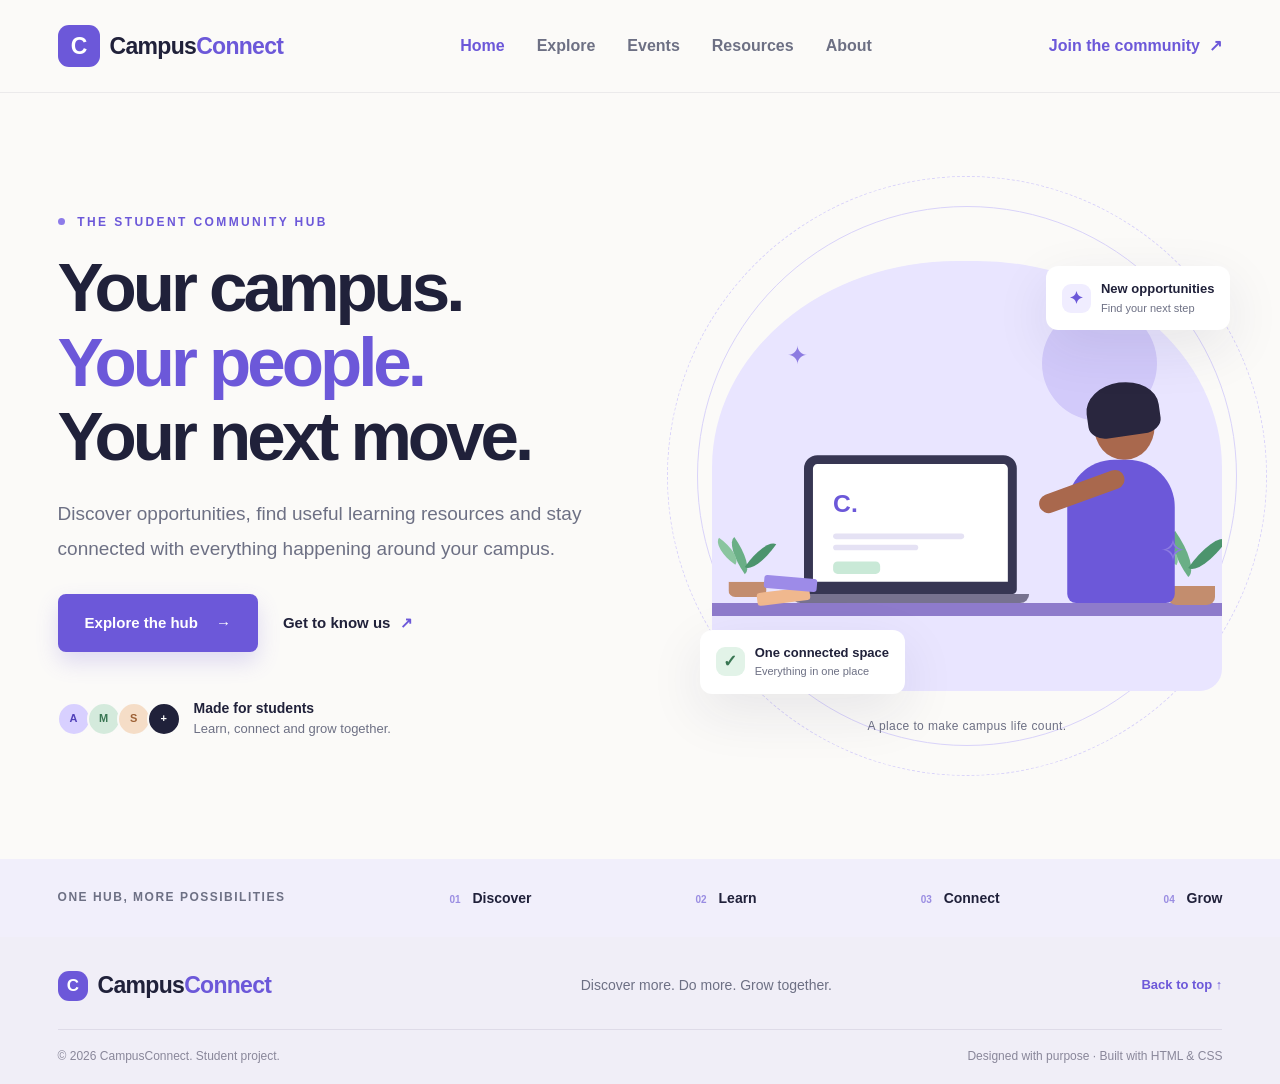
<file: index.html>
<!DOCTYPE html>
<html lang="en">
<head>
  <meta charset="UTF-8">
  <meta name="viewport" content="width=device-width, initial-scale=1.0">
  <meta name="description" content="CampusConnect — a student-friendly hub for campus events, learning resources and community.">
  <title>Home | CampusConnect</title>
  <link rel="stylesheet" href="style.css">
</head>
<body>
  <header class="site-header" id="top">
    <div class="container header-inner">
      <a class="brand" href="index.html" aria-label="CampusConnect home">
        <span class="brand-mark">C</span><span>Campus<span class="brand-light">Connect</span></span>
      </a>
      <nav class="main-nav" aria-label="Main navigation"><a class="active" href="index.html" aria-current="page">Home</a>
<a class="" href="explore.html">Explore</a>
<a class="" href="events.html">Events</a>
<a class="" href="resources.html">Resources</a>
<a class="" href="about.html">About</a></nav>
      <a class="header-link" href="join.html">Join the community <span aria-hidden="true">↗</span></a>
    </div>
  </header>
  <main class="page-main"><section class="hero section-pad" id="home">
      <div class="container hero-grid">
        <div class="hero-copy">
          <p class="eyebrow"><span class="eyebrow-dot"></span> THE STUDENT COMMUNITY HUB</p>
          <h1>Your campus.<br><span>Your people.</span><br>Your next move.</h1>
          <p class="hero-description">
            Discover opportunities, find useful learning resources and stay connected
            with everything happening around your campus.
          </p>
          <div class="hero-actions">
            <a class="button button-primary" href="#features">Explore the hub <span aria-hidden="true">→</span></a>
            <a class="text-link" href="#about">Get to know us <span aria-hidden="true">↗</span></a>
          </div>
          <div class="hero-note">
            <div class="avatar-stack" aria-hidden="true">
              <span>A</span><span>M</span><span>S</span><span>+</span>
            </div>
            <p><strong>Made for students</strong><br><span>Learn, connect and grow together.</span></p>
          </div>
        </div>

        <div class="hero-art" aria-label="Illustration of a student workspace">
          <div class="art-orbit orbit-one"></div>
          <div class="art-orbit orbit-two"></div>
          <div class="floating-card card-top">
            <span class="mini-icon purple">✦</span>
            <span><strong>New opportunities</strong><small>Find your next step</small></span>
          </div>
          <div class="illustration-panel">
            <div class="panel-sun"></div>
            <div class="plant plant-left"><i></i><i></i><i></i></div>
            <div class="desk"></div>
            <div class="laptop">
              <div class="laptop-screen"><span class="screen-symbol">C.</span><span class="screen-line"></span><span class="screen-line short"></span><span class="screen-button"></span></div>
              <div class="laptop-base"></div>
            </div>
            <div class="book book-one"></div><div class="book book-two"></div>
            <div class="plant plant-right"><i></i><i></i><i></i></div>
            <div class="person">
              <div class="person-head"></div><div class="person-hair"></div>
              <div class="person-body"></div><div class="person-arm"></div>
            </div>
            <div class="spark spark-one">✦</div><div class="spark spark-two">✧</div>
          </div>
          <div class="floating-card card-bottom">
            <span class="mini-icon green">✓</span>
            <span><strong>One connected space</strong><small>Everything in one place</small></span>
          </div>
          <span class="art-caption">A place to make campus life count.</span>
        </div>
      </div>
    </section><section class="trust-strip" aria-label="CampusConnect benefits">
      <div class="container trust-inner">
        <p>ONE HUB, MORE POSSIBILITIES</p>
        <span><b>01</b> Discover</span>
        <span><b>02</b> Learn</span>
        <span><b>03</b> Connect</span>
        <span><b>04</b> Grow</span>
      </div>
    </section></main>
  
<footer class="site-footer">
  <div class="container footer-main">
    <a class="brand footer-brand" href="index.html"><span class="brand-mark">C</span><span>Campus<span class="brand-light">Connect</span></span></a>
    <p>Discover more. Do more. Grow together.</p>
    <a class="back-top" href="#top">Back to top ↑</a>
  </div>
  <div class="container footer-bottom"><span>© 2026 CampusConnect. Student project.</span><span>Designed with purpose · Built with HTML &amp; CSS</span></div>
</footer>

</body>
</html>
</file>
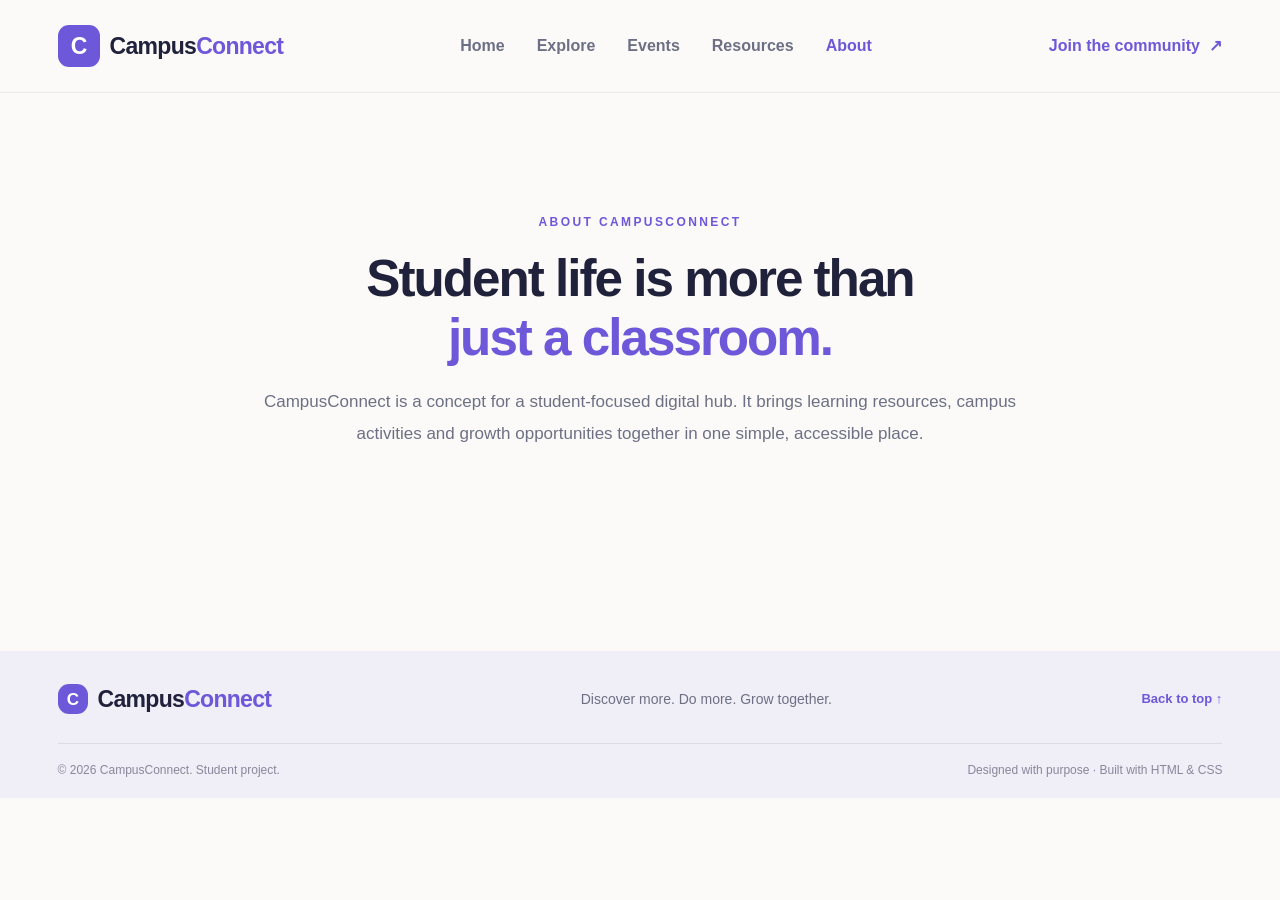
<file: about.html>
<!DOCTYPE html>
<html lang="en">
<head>
  <meta charset="UTF-8">
  <meta name="viewport" content="width=device-width, initial-scale=1.0">
  <meta name="description" content="CampusConnect — a student-friendly hub for campus events, learning resources and community.">
  <title>About | CampusConnect</title>
  <link rel="stylesheet" href="style.css">
</head>
<body>
  <header class="site-header" id="top">
    <div class="container header-inner">
      <a class="brand" href="index.html" aria-label="CampusConnect home">
        <span class="brand-mark">C</span><span>Campus<span class="brand-light">Connect</span></span>
      </a>
      <nav class="main-nav" aria-label="Main navigation"><a class="" href="index.html">Home</a>
<a class="" href="explore.html">Explore</a>
<a class="" href="events.html">Events</a>
<a class="" href="resources.html">Resources</a>
<a class="active" href="about.html" aria-current="page">About</a></nav>
      <a class="header-link" href="join.html">Join the community <span aria-hidden="true">↗</span></a>
    </div>
  </header>
  <main class="page-main"><section class="about section-pad" id="about">
      <div class="container about-inner">
        <p class="eyebrow">ABOUT CAMPUSCONNECT</p>
        <h2>Student life is more than<br><span>just a classroom.</span></h2>
        <p>CampusConnect is a concept for a student-focused digital hub. It brings learning resources, campus activities and growth opportunities together in one simple, accessible place.</p>
      </div>
    </section></main>
  
<footer class="site-footer">
  <div class="container footer-main">
    <a class="brand footer-brand" href="index.html"><span class="brand-mark">C</span><span>Campus<span class="brand-light">Connect</span></span></a>
    <p>Discover more. Do more. Grow together.</p>
    <a class="back-top" href="#top">Back to top ↑</a>
  </div>
  <div class="container footer-bottom"><span>© 2026 CampusConnect. Student project.</span><span>Designed with purpose · Built with HTML &amp; CSS</span></div>
</footer>

</body>
</html>
</file>
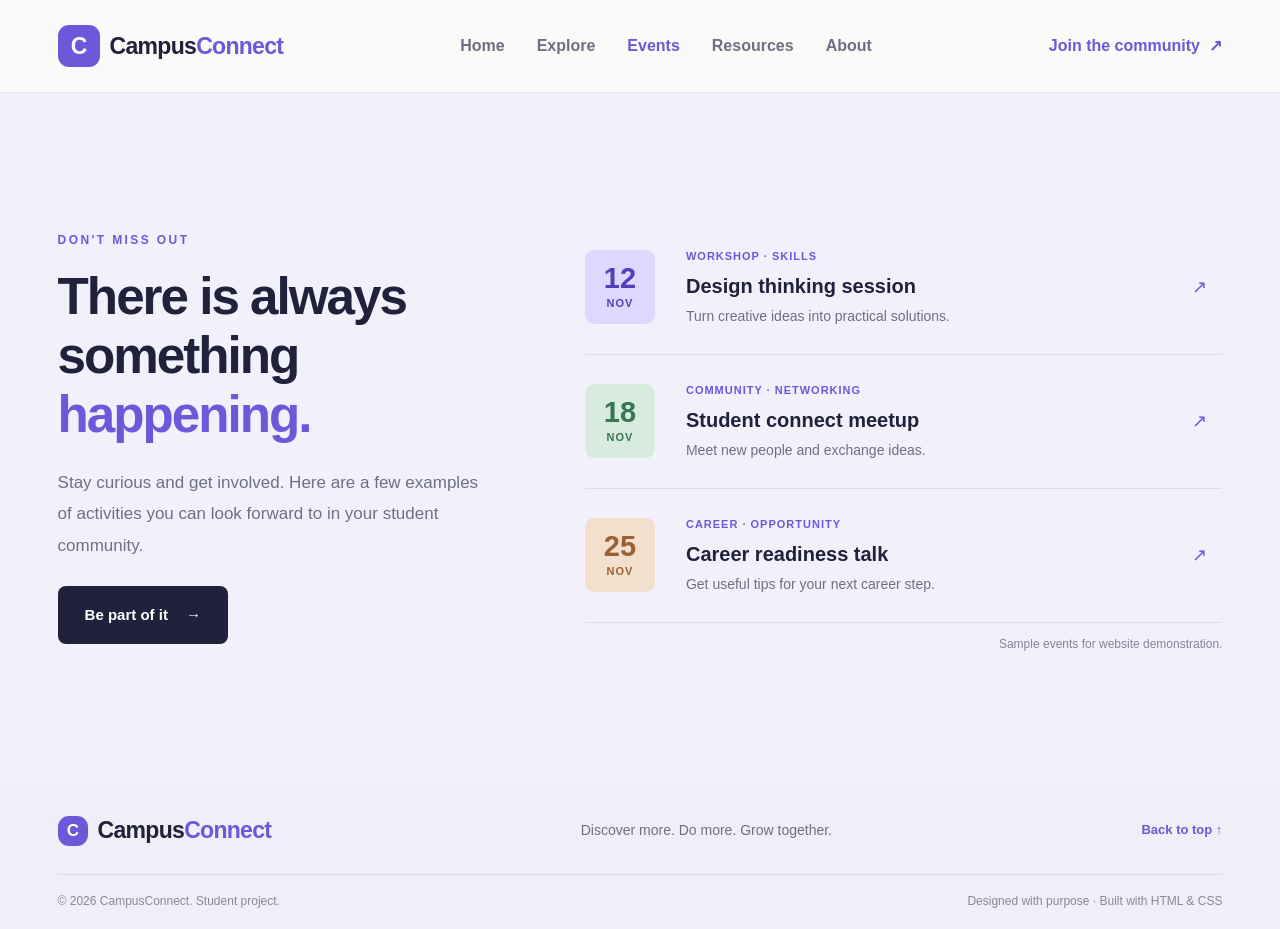
<file: events.html>
<!DOCTYPE html>
<html lang="en">
<head>
  <meta charset="UTF-8">
  <meta name="viewport" content="width=device-width, initial-scale=1.0">
  <meta name="description" content="CampusConnect — a student-friendly hub for campus events, learning resources and community.">
  <title>Events | CampusConnect</title>
  <link rel="stylesheet" href="style.css">
</head>
<body>
  <header class="site-header" id="top">
    <div class="container header-inner">
      <a class="brand" href="index.html" aria-label="CampusConnect home">
        <span class="brand-mark">C</span><span>Campus<span class="brand-light">Connect</span></span>
      </a>
      <nav class="main-nav" aria-label="Main navigation"><a class="" href="index.html">Home</a>
<a class="" href="explore.html">Explore</a>
<a class="active" href="events.html" aria-current="page">Events</a>
<a class="" href="resources.html">Resources</a>
<a class="" href="about.html">About</a></nav>
      <a class="header-link" href="join.html">Join the community <span aria-hidden="true">↗</span></a>
    </div>
  </header>
  <main class="page-main"><section class="events section-pad" id="events">
      <div class="container events-layout">
        <div class="events-copy">
          <p class="eyebrow">DON'T MISS OUT</p>
          <h2>There is always<br>something <span>happening.</span></h2>
          <p class="section-intro">Stay curious and get involved. Here are a few examples of activities you can look forward to in your student community.</p>
          <a class="button button-dark" href="#join">Be part of it <span aria-hidden="true">→</span></a>
        </div>
        <div class="event-list">
          <article class="event-item">
            <div class="event-date"><strong>12</strong><span>NOV</span></div>
            <div class="event-details"><p class="event-type">WORKSHOP · SKILLS</p><h3>Design thinking session</h3><p>Turn creative ideas into practical solutions.</p></div>
            <span class="event-arrow" aria-hidden="true">↗</span>
          </article>
          <article class="event-item">
            <div class="event-date date-green"><strong>18</strong><span>NOV</span></div>
            <div class="event-details"><p class="event-type">COMMUNITY · NETWORKING</p><h3>Student connect meetup</h3><p>Meet new people and exchange ideas.</p></div>
            <span class="event-arrow" aria-hidden="true">↗</span>
          </article>
          <article class="event-item">
            <div class="event-date date-orange"><strong>25</strong><span>NOV</span></div>
            <div class="event-details"><p class="event-type">CAREER · OPPORTUNITY</p><h3>Career readiness talk</h3><p>Get useful tips for your next career step.</p></div>
            <span class="event-arrow" aria-hidden="true">↗</span>
          </article>
          <p class="demo-note">Sample events for website demonstration.</p>
        </div>
      </div>
    </section></main>
  
<footer class="site-footer">
  <div class="container footer-main">
    <a class="brand footer-brand" href="index.html"><span class="brand-mark">C</span><span>Campus<span class="brand-light">Connect</span></span></a>
    <p>Discover more. Do more. Grow together.</p>
    <a class="back-top" href="#top">Back to top ↑</a>
  </div>
  <div class="container footer-bottom"><span>© 2026 CampusConnect. Student project.</span><span>Designed with purpose · Built with HTML &amp; CSS</span></div>
</footer>

</body>
</html>
</file>
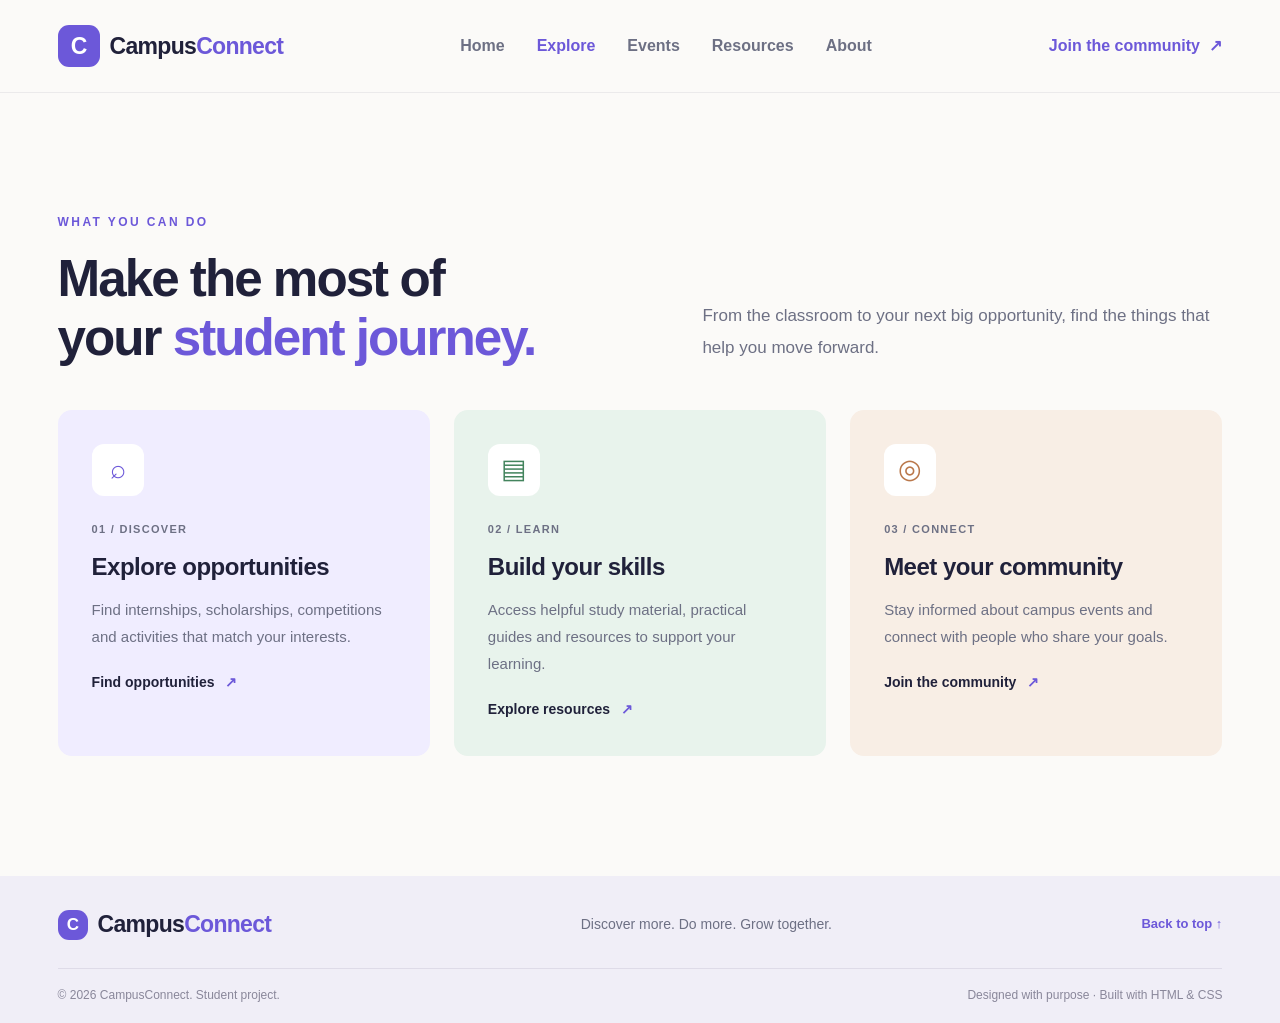
<file: explore.html>
<!DOCTYPE html>
<html lang="en">
<head>
  <meta charset="UTF-8">
  <meta name="viewport" content="width=device-width, initial-scale=1.0">
  <meta name="description" content="CampusConnect — a student-friendly hub for campus events, learning resources and community.">
  <title>Explore | CampusConnect</title>
  <link rel="stylesheet" href="style.css">
</head>
<body>
  <header class="site-header" id="top">
    <div class="container header-inner">
      <a class="brand" href="index.html" aria-label="CampusConnect home">
        <span class="brand-mark">C</span><span>Campus<span class="brand-light">Connect</span></span>
      </a>
      <nav class="main-nav" aria-label="Main navigation"><a class="" href="index.html">Home</a>
<a class="active" href="explore.html" aria-current="page">Explore</a>
<a class="" href="events.html">Events</a>
<a class="" href="resources.html">Resources</a>
<a class="" href="about.html">About</a></nav>
      <a class="header-link" href="join.html">Join the community <span aria-hidden="true">↗</span></a>
    </div>
  </header>
  <main class="page-main"><section class="features section-pad" id="features">
      <div class="container">
        <div class="section-heading">
          <div>
            <p class="eyebrow">WHAT YOU CAN DO</p>
            <h2>Make the most of<br>your <span>student journey.</span></h2>
          </div>
          <p class="section-intro">From the classroom to your next big opportunity, find the things that help you move forward.</p>
        </div>

        <div class="feature-grid">
          <article class="feature-card feature-purple">
            <div class="feature-icon">⌕</div>
            <p class="card-number">01 / DISCOVER</p>
            <h3>Explore opportunities</h3>
            <p>Find internships, scholarships, competitions and activities that match your interests.</p>
            <a href="#events" class="card-link">Find opportunities <span aria-hidden="true">↗</span></a>
          </article>
          <article class="feature-card feature-green">
            <div class="feature-icon">▤</div>
            <p class="card-number">02 / LEARN</p>
            <h3>Build your skills</h3>
            <p>Access helpful study material, practical guides and resources to support your learning.</p>
            <a href="#resources" class="card-link">Explore resources <span aria-hidden="true">↗</span></a>
          </article>
          <article class="feature-card feature-orange">
            <div class="feature-icon">◎</div>
            <p class="card-number">03 / CONNECT</p>
            <h3>Meet your community</h3>
            <p>Stay informed about campus events and connect with people who share your goals.</p>
            <a href="#join" class="card-link">Join the community <span aria-hidden="true">↗</span></a>
          </article>
        </div>
      </div>
    </section></main>
  
<footer class="site-footer">
  <div class="container footer-main">
    <a class="brand footer-brand" href="index.html"><span class="brand-mark">C</span><span>Campus<span class="brand-light">Connect</span></span></a>
    <p>Discover more. Do more. Grow together.</p>
    <a class="back-top" href="#top">Back to top ↑</a>
  </div>
  <div class="container footer-bottom"><span>© 2026 CampusConnect. Student project.</span><span>Designed with purpose · Built with HTML &amp; CSS</span></div>
</footer>

</body>
</html>
</file>
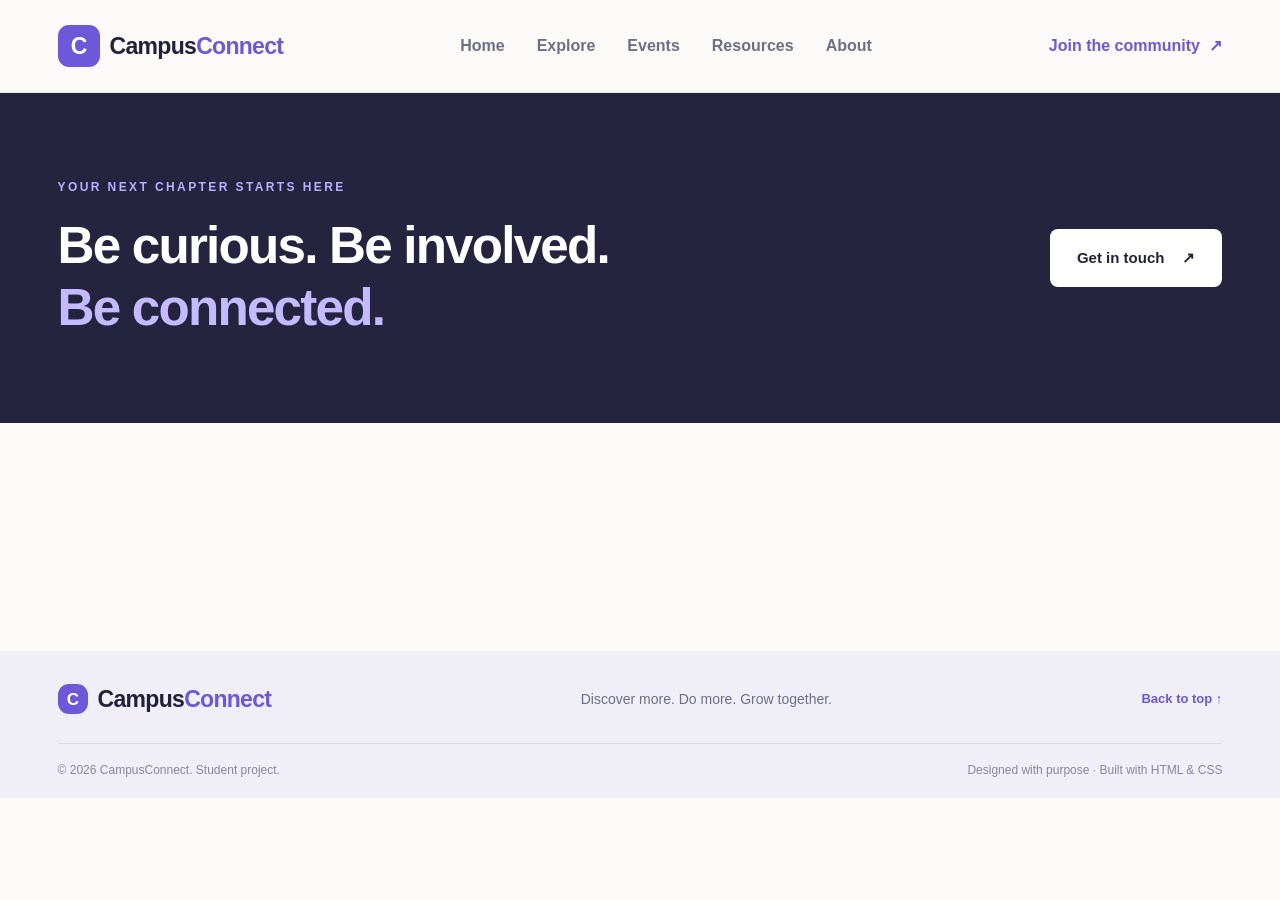
<file: join.html>
<!DOCTYPE html>
<html lang="en">
<head>
  <meta charset="UTF-8">
  <meta name="viewport" content="width=device-width, initial-scale=1.0">
  <meta name="description" content="CampusConnect — a student-friendly hub for campus events, learning resources and community.">
  <title>Join the community | CampusConnect</title>
  <link rel="stylesheet" href="style.css">
</head>
<body>
  <header class="site-header" id="top">
    <div class="container header-inner">
      <a class="brand" href="index.html" aria-label="CampusConnect home">
        <span class="brand-mark">C</span><span>Campus<span class="brand-light">Connect</span></span>
      </a>
      <nav class="main-nav" aria-label="Main navigation"><a class="" href="index.html">Home</a>
<a class="" href="explore.html">Explore</a>
<a class="" href="events.html">Events</a>
<a class="" href="resources.html">Resources</a>
<a class="" href="about.html">About</a></nav>
      <a class="header-link" href="join.html">Join the community <span aria-hidden="true">↗</span></a>
    </div>
  </header>
  <main class="page-main"><section class="join-section" id="join">
      <div class="container join-inner">
        <div><p class="eyebrow">YOUR NEXT CHAPTER STARTS HERE</p><h2>Be curious. Be involved.<br><span>Be connected.</span></h2></div>
        <a class="button button-light" href="mailto:hello@campusconnect.example">Get in touch <span aria-hidden="true">↗</span></a>
      </div>
    </section></main>
  
<footer class="site-footer">
  <div class="container footer-main">
    <a class="brand footer-brand" href="index.html"><span class="brand-mark">C</span><span>Campus<span class="brand-light">Connect</span></span></a>
    <p>Discover more. Do more. Grow together.</p>
    <a class="back-top" href="#top">Back to top ↑</a>
  </div>
  <div class="container footer-bottom"><span>© 2026 CampusConnect. Student project.</span><span>Designed with purpose · Built with HTML &amp; CSS</span></div>
</footer>

</body>
</html>
</file>
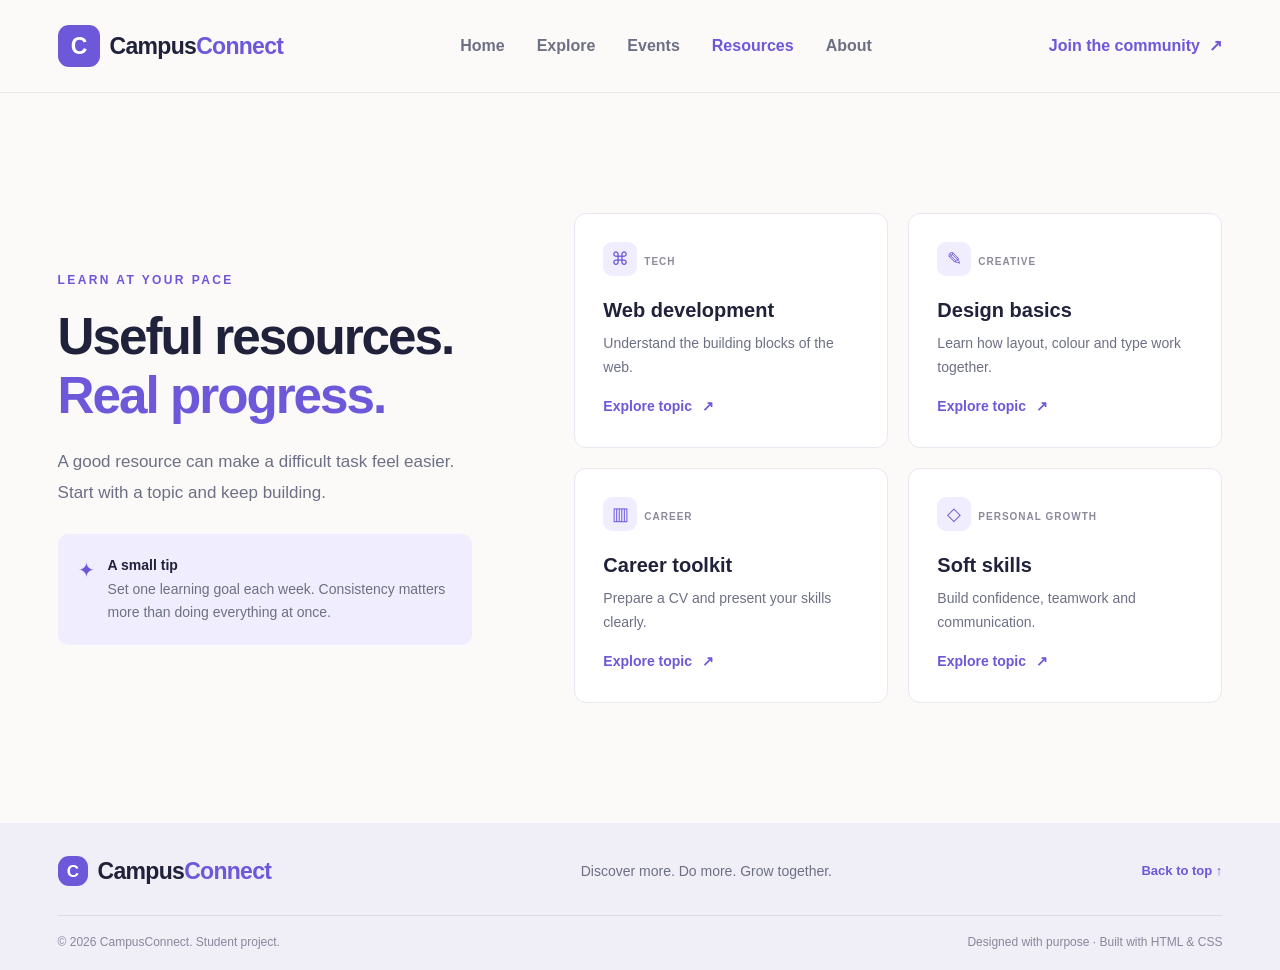
<file: resources.html>
<!DOCTYPE html>
<html lang="en">
<head>
  <meta charset="UTF-8">
  <meta name="viewport" content="width=device-width, initial-scale=1.0">
  <meta name="description" content="CampusConnect — a student-friendly hub for campus events, learning resources and community.">
  <title>Resources | CampusConnect</title>
  <link rel="stylesheet" href="style.css">
</head>
<body>
  <header class="site-header" id="top">
    <div class="container header-inner">
      <a class="brand" href="index.html" aria-label="CampusConnect home">
        <span class="brand-mark">C</span><span>Campus<span class="brand-light">Connect</span></span>
      </a>
      <nav class="main-nav" aria-label="Main navigation"><a class="" href="index.html">Home</a>
<a class="" href="explore.html">Explore</a>
<a class="" href="events.html">Events</a>
<a class="active" href="resources.html" aria-current="page">Resources</a>
<a class="" href="about.html">About</a></nav>
      <a class="header-link" href="join.html">Join the community <span aria-hidden="true">↗</span></a>
    </div>
  </header>
  <main class="page-main"><section class="resources section-pad" id="resources">
      <div class="container resources-layout">
        <div class="resources-heading">
          <p class="eyebrow">LEARN AT YOUR PACE</p>
          <h2>Useful resources.<br><span>Real progress.</span></h2>
          <p class="section-intro">A good resource can make a difficult task feel easier. Start with a topic and keep building.</p>
          <aside class="tip-box">
            <span class="tip-icon">✦</span>
            <p><strong>A small tip</strong><br>Set one learning goal each week. Consistency matters more than doing everything at once.</p>
          </aside>
        </div>
        <div class="resource-grid">
          <article class="resource-card"><span class="resource-symbol">⌘</span><span class="resource-tag">TECH</span><h3>Web development</h3><p>Understand the building blocks of the web.</p><a href="#join">Explore topic <span>↗</span></a></article>
          <article class="resource-card"><span class="resource-symbol">✎</span><span class="resource-tag">CREATIVE</span><h3>Design basics</h3><p>Learn how layout, colour and type work together.</p><a href="#join">Explore topic <span>↗</span></a></article>
          <article class="resource-card"><span class="resource-symbol">▥</span><span class="resource-tag">CAREER</span><h3>Career toolkit</h3><p>Prepare a CV and present your skills clearly.</p><a href="#join">Explore topic <span>↗</span></a></article>
          <article class="resource-card"><span class="resource-symbol">◇</span><span class="resource-tag">PERSONAL GROWTH</span><h3>Soft skills</h3><p>Build confidence, teamwork and communication.</p><a href="#join">Explore topic <span>↗</span></a></article>
        </div>
      </div>
    </section></main>
  
<footer class="site-footer">
  <div class="container footer-main">
    <a class="brand footer-brand" href="index.html"><span class="brand-mark">C</span><span>Campus<span class="brand-light">Connect</span></span></a>
    <p>Discover more. Do more. Grow together.</p>
    <a class="back-top" href="#top">Back to top ↑</a>
  </div>
  <div class="container footer-bottom"><span>© 2026 CampusConnect. Student project.</span><span>Designed with purpose · Built with HTML &amp; CSS</span></div>
</footer>

</body>
</html>
</file>
<file: style.css>
/* CampusConnect — responsive website
   Built with plain CSS: Flexbox, Grid and media queries. */

:root {
  --ink: #20213a;
  --muted: #6d7084;
  --purple: #6c58d9;
  --purple-dark: #5140b9;
  --lavender: #f0edff;
  --green: #c9e9d7;
  --orange: #f5d9bf;
  --paper: #fbfaf8;
  --white: #ffffff;
  --line: #e9e7ef;
  --shadow: 0 18px 55px rgba(37, 31, 79, 0.09);
}

* { box-sizing: border-box; }
html { scroll-behavior: smooth; scroll-padding-top: 90px; }
body {
  margin: 0;
  color: var(--ink);
  background: var(--paper);
  font-family: Arial, Helvetica, sans-serif;
  line-height: 1.6;
}
a { color: inherit; text-decoration: none; }
.container { width: min(1120px, calc(100% - 48px)); margin-inline: auto; }
.section-pad { padding: 104px 0; }

/* Header and navigation */
.site-header {
  position: sticky;
  top: 0;
  z-index: 10;
  background: rgba(251, 250, 248, 0.94);
  border-bottom: 1px solid rgba(32, 33, 58, 0.07);
  backdrop-filter: blur(12px);
}
.header-inner { min-height: 82px; display: flex; align-items: center; justify-content: space-between; gap: 28px; }
.brand { display: inline-flex; align-items: center; gap: 10px; font-size: 19px; font-weight: 800; letter-spacing: -0.7px; white-space: nowrap; }
.brand-mark { width: 35px; height: 35px; display: grid; place-items: center; border-radius: 11px; background: var(--purple); color: white; font-size: 20px; }
.brand-light { color: var(--purple); }
.main-nav { display: flex; align-items: center; justify-content: center; gap: 30px; }
.main-nav a { color: var(--muted); font-size: 13px; font-weight: 700; transition: color .2s ease; }
.main-nav a:hover, .main-nav a.active { color: var(--purple); }
.header-link { color: var(--purple); font-size: 13px; font-weight: 800; white-space: nowrap; }
.header-link span { margin-left: 5px; }

/* Hero */
.hero { padding-top: 82px; padding-bottom: 92px; overflow: hidden; }
.hero-grid { display: grid; grid-template-columns: 1fr 0.94fr; align-items: center; gap: 70px; }
.eyebrow { margin: 0 0 18px; color: var(--purple); font-size: 10px; font-weight: 800; letter-spacing: 2px; }
.eyebrow-dot { display: inline-block; width: 7px; height: 7px; margin-right: 7px; border-radius: 50%; background: #8d7be9; vertical-align: 1px; }
h1, h2, h3, p { margin-top: 0; }
.hero h1 { margin-bottom: 22px; font-size: clamp(44px, 5.2vw, 68px); line-height: 1.08; letter-spacing: -3.5px; }
.hero h1 span, .section-heading h2 span, .events h2 span, .resources h2 span, .join-inner h2 span, .about h2 span { color: var(--purple); }
.hero-description { max-width: 480px; margin-bottom: 28px; color: var(--muted); font-size: 15px; line-height: 1.85; }
.hero-actions { display: flex; align-items: center; flex-wrap: wrap; gap: 25px; }
.button { display: inline-flex; align-items: center; justify-content: center; gap: 18px; min-height: 49px; padding: 0 21px; border-radius: 8px; font-size: 12px; font-weight: 800; transition: transform .2s ease, background .2s ease; }
.button:hover { transform: translateY(-3px); }
.button-primary { background: var(--purple); color: white; box-shadow: 0 10px 22px rgba(108, 88, 217, .2); }
.button-primary:hover { background: var(--purple-dark); }
.text-link { color: var(--ink); font-size: 12px; font-weight: 800; }
.text-link span { margin-left: 5px; color: var(--purple); }
.hero-note { display: flex; align-items: center; gap: 13px; margin-top: 46px; }
.avatar-stack { display: flex; padding-left: 3px; }
.avatar-stack span { display: grid; width: 29px; height: 29px; margin-left: -4px; place-items: center; border: 2px solid var(--paper); border-radius: 50%; background: #d8d0ff; color: #5140b9; font-size: 9px; font-weight: 800; }
.avatar-stack span:nth-child(2) { background: #d4eadc; color: #397653; }
.avatar-stack span:nth-child(3) { background: #f5ddc7; color: #9c6035; }
.avatar-stack span:nth-child(4) { background: var(--ink); color: white; }
.hero-note p { margin: 0; color: var(--muted); font-size: 10px; line-height: 1.5; }
.hero-note strong { color: var(--ink); font-size: 11px; }

/* CSS illustration */
.hero-art { position: relative; min-height: 440px; display: grid; place-items: center; }
.illustration-panel { position: relative; width: min(100%, 430px); height: 365px; overflow: hidden; border-radius: 48% 48% 22px 22px; background: #e9e5ff; }
.panel-sun { position: absolute; top: 45px; right: 65px; width: 115px; height: 115px; border-radius: 50%; background: #d2cafa; }
.desk { position: absolute; right: 0; bottom: 75px; left: 0; height: 13px; background: #8e7bcb; }
.laptop { position: absolute; z-index: 2; bottom: 88px; left: 92px; width: 190px; }
.laptop-screen { height: 124px; padding: 18px; border: 8px solid #373653; border-bottom-width: 11px; border-radius: 12px 12px 4px 4px; background: #fff; }
.screen-symbol { display: block; color: var(--purple); font-size: 22px; font-weight: 900; }
.screen-line { display: block; width: 85%; height: 5px; margin-top: 9px; border-radius: 5px; background: #e5e2f4; }
.screen-line.short { width: 55%; margin-top: 5px; }
.screen-button { display: block; width: 42px; height: 11px; margin-top: 10px; border-radius: 4px; background: #c9e9d7; }
.laptop-base { width: 212px; height: 8px; margin-left: -11px; border-radius: 0 0 12px 12px; background: #77728f; }
.book { position: absolute; z-index: 3; bottom: 88px; width: 53px; height: 13px; border-radius: 3px; background: #f0b88e; }
.book-one { left: 45px; transform: rotate(-7deg); }
.book-two { left: 52px; bottom: 101px; background: #9d8be8; transform: rotate(5deg); }
.person { position: absolute; z-index: 4; right: 45px; bottom: 88px; width: 105px; height: 190px; }
.person-head { position: absolute; top: 0; left: 31px; width: 54px; height: 62px; border-radius: 45% 45% 48% 48%; background: #a9684d; }
.person-hair { position: absolute; top: -7px; left: 24px; width: 65px; height: 48px; border-radius: 50% 50% 25% 25%; background: #29263e; transform: rotate(-8deg); }
.person-body { position: absolute; bottom: 0; left: 7px; width: 96px; height: 128px; border-radius: 42px 42px 8px 8px; background: #6c58d9; }
.person-arm { position: absolute; top: 82px; left: -20px; width: 80px; height: 17px; border-radius: 20px; background: #a9684d; transform: rotate(-20deg); }
.plant { position: absolute; z-index: 3; bottom: 88px; width: 45px; height: 80px; border-bottom: 18px solid #c38d6e; border-radius: 0 0 8px 8px; }
.plant-left { left: 13px; transform: scale(.85); }
.plant-right { right: 8px; transform: scale(1.05); }
.plant i { position: absolute; bottom: 13px; left: 18px; width: 15px; height: 43px; border-radius: 100% 0 100% 0; background: #6aaf86; transform: rotate(-35deg); transform-origin: bottom; }
.plant i:nth-child(2) { transform: rotate(35deg); background: #4c946d; }
.plant i:nth-child(3) { bottom: 26px; left: 5px; height: 34px; transform: rotate(-55deg); background: #8ac59f; }
.art-orbit { position: absolute; border: 1px solid #d9d3fa; border-radius: 50%; }
.orbit-one { width: 460px; height: 460px; }
.orbit-two { width: 510px; height: 510px; border-style: dashed; }
.floating-card { position: absolute; z-index: 5; display: flex; align-items: center; gap: 10px; padding: 12px 15px; border: 1px solid rgba(255,255,255,.8); border-radius: 12px; background: white; box-shadow: var(--shadow); }
.card-top { top: 50px; right: -8px; }
.card-bottom { bottom: 42px; left: -12px; }
.floating-card strong, .floating-card small { display: block; }
.floating-card strong { font-size: 10px; }
.floating-card small { color: var(--muted); font-size: 9px; }
.mini-icon { display: grid; width: 29px; height: 29px; place-items: center; border-radius: 9px; font-weight: 900; }
.mini-icon.purple { color: var(--purple); background: var(--lavender); }
.mini-icon.green { color: #397653; background: #e2f3e8; }
.spark { position: absolute; z-index: 4; color: #8c7be1; }
.spark-one { top: 74px; left: 75px; font-size: 25px; }
.spark-two { right: 36px; bottom: 115px; font-size: 31px; }
.art-caption { position: absolute; bottom: 0; color: var(--muted); font-size: 10px; letter-spacing: .4px; }

/* Benefits strip */
.trust-strip { padding: 23px 0; background: #f1effb; }
.trust-inner { display: flex; align-items: center; justify-content: space-between; gap: 20px; }
.trust-inner p { margin: 0; color: var(--muted); font-size: 9px; font-weight: 800; letter-spacing: 1.5px; }
.trust-inner span { color: var(--ink); font-size: 11px; font-weight: 700; }
.trust-inner b { margin-right: 8px; color: #9a8de2; font-size: 10px; }

/* Features */
.section-heading { display: flex; align-items: end; justify-content: space-between; gap: 45px; margin-bottom: 42px; }
.section-heading h2, .events h2, .resources h2, .about h2 { margin-bottom: 0; font-size: clamp(34px, 4vw, 47px); line-height: 1.15; letter-spacing: -2px; }
.section-intro { max-width: 350px; margin: 0 0 5px; color: var(--muted); font-size: 13px; line-height: 1.85; }
.feature-grid { display: grid; grid-template-columns: repeat(3, 1fr); gap: 19px; }
.feature-card { min-height: 285px; padding: 27px; border-radius: 14px; }
.feature-purple { background: #f0edff; }
.feature-green { background: #e8f3ec; }
.feature-orange { background: #f8eee5; }
.feature-icon { display: grid; width: 43px; height: 43px; margin-bottom: 25px; place-items: center; border-radius: 12px; background: white; color: var(--purple); font-size: 23px; }
.feature-green .feature-icon { color: #43845d; }
.feature-orange .feature-icon { color: #ba784b; }
.card-number { margin-bottom: 9px; color: var(--muted); font-size: 9px; font-weight: 800; letter-spacing: 1.3px; }
.feature-card h3 { margin-bottom: 10px; font-size: 19px; letter-spacing: -.5px; }
.feature-card > p:not(.card-number) { min-height: 54px; margin-bottom: 18px; color: var(--muted); font-size: 11px; line-height: 1.75; }
.card-link { color: var(--ink); font-size: 10px; font-weight: 800; }
.card-link span { margin-left: 7px; color: var(--purple); }

/* Events */
.events { background: #f2f0fb; }
.events-layout { display: grid; grid-template-columns: .8fr 1.2fr; gap: 85px; align-items: center; }
.events-copy .section-intro { margin: 22px 0 25px; }
.button-dark { background: var(--ink); color: white; }
.event-list { padding: 8px 0; }
.event-item { display: grid; grid-template-columns: 62px 1fr 24px; align-items: center; gap: 20px; padding: 21px 0; border-bottom: 1px solid #dedbea; }
.event-date { display: flex; width: 57px; height: 62px; flex-direction: column; align-items: center; justify-content: center; border-radius: 9px; background: #ded8ff; color: var(--purple-dark); }
.event-date strong { font-size: 23px; line-height: 1.1; }
.event-date span { font-size: 9px; font-weight: 800; letter-spacing: 1px; }
.date-green { background: #d8ebdf; color: #397653; }
.date-orange { background: #f3dfce; color: #9c6035; }
.event-type { margin-bottom: 4px; color: var(--purple); font-size: 8px; font-weight: 800; letter-spacing: 1px; }
.event-details h3 { margin-bottom: 3px; font-size: 15px; }
.event-details > p:last-child { margin-bottom: 0; color: var(--muted); font-size: 10px; }
.event-arrow { color: var(--purple); font-size: 18px; }
.demo-note { margin: 12px 0 0; color: #858397; font-size: 9px; text-align: right; }

/* Resources */
.resources-layout { display: grid; grid-template-columns: .78fr 1.22fr; gap: 80px; align-items: center; }
.resources-heading .section-intro { margin: 20px 0 25px; }
.tip-box { display: flex; align-items: flex-start; gap: 13px; max-width: 350px; padding: 16px; border-radius: 10px; background: #f0edff; }
.tip-icon { color: var(--purple); font-size: 20px; }
.tip-box p { margin: 0; color: var(--muted); font-size: 10px; line-height: 1.7; }
.tip-box strong { color: var(--ink); font-size: 11px; }
.resource-grid { display: grid; grid-template-columns: repeat(2, 1fr); gap: 15px; }
.resource-card { min-height: 205px; padding: 22px; border: 1px solid var(--line); border-radius: 12px; background: white; transition: transform .2s ease, box-shadow .2s ease; }
.resource-card:hover { transform: translateY(-4px); box-shadow: var(--shadow); }
.resource-symbol { display: inline-grid; width: 34px; height: 34px; margin-right: 7px; place-items: center; border-radius: 9px; background: var(--lavender); color: var(--purple); font-size: 18px; }
.resource-tag { color: #8b899c; font-size: 8px; font-weight: 800; letter-spacing: 1px; }
.resource-card h3 { margin: 18px 0 6px; font-size: 15px; }
.resource-card p { min-height: 34px; margin-bottom: 12px; color: var(--muted); font-size: 10px; line-height: 1.7; }
.resource-card a { color: var(--purple); font-size: 10px; font-weight: 800; }
.resource-card a span { margin-left: 6px; }

/* Call to action and about */
.join-section { padding: 65px 0; background: #25243f; color: white; }
.join-inner { display: flex; align-items: center; justify-content: space-between; gap: 30px; }
.join-inner .eyebrow { color: #b8afff; }
.join-inner h2 { margin: 0; font-size: clamp(29px, 3.8vw, 43px); line-height: 1.2; letter-spacing: -1.8px; }
.join-inner h2 span { color: #c5baff; }
.button-light { flex-shrink: 0; background: white; color: var(--ink); }
.about { padding-top: 75px; padding-bottom: 75px; text-align: center; }
.about-inner { max-width: 700px; }
.about h2 { margin-bottom: 18px; }
.about-inner > p:last-child { max-width: 590px; margin: 0 auto; color: var(--muted); font-size: 13px; line-height: 1.9; }

/* Footer */
.site-footer { padding: 30px 0 18px; background: #f0eef7; }
.footer-main { display: flex; align-items: center; justify-content: space-between; gap: 20px; padding-bottom: 25px; }
.footer-brand { font-size: 16px; }
.footer-brand .brand-mark { width: 30px; height: 30px; font-size: 17px; }
.footer-main > p { margin: 0; color: var(--muted); font-size: 11px; }
.back-top { color: var(--purple); font-size: 10px; font-weight: 800; }
.footer-bottom { display: flex; justify-content: space-between; gap: 20px; padding-top: 17px; border-top: 1px solid #dedbe8; color: #89879a; font-size: 9px; }

/* Tablet */
@media (max-width: 900px) {
  .container { width: min(100% - 40px, 720px); }
  .header-inner { flex-wrap: wrap; justify-content: space-between; padding: 15px 0; gap: 13px 20px; }
  .main-nav { order: 3; width: 100%; justify-content: center; gap: clamp(14px, 4vw, 30px); padding: 8px 0 2px; }
  .hero { padding-top: 60px; }
  .hero-grid { grid-template-columns: 1fr 1fr; gap: 25px; }
  .hero h1 { font-size: clamp(42px, 6vw, 56px); }
  .hero-art { transform: scale(.9); transform-origin: center; }
  .section-pad { padding: 78px 0; }
  .events-layout, .resources-layout { gap: 45px; }
  .feature-card { padding: 22px; }
  .trust-inner { flex-wrap: wrap; justify-content: center; }
  .trust-inner p { width: 100%; text-align: center; }
}

/* Mobile */
@media (max-width: 600px) {
  html { scroll-padding-top: 125px; }
  .container { width: calc(100% - 36px); }
  .header-inner { min-height: 0; }
  .brand { font-size: 17px; }
  .header-link { font-size: 11px; }
  .main-nav { justify-content: flex-start; overflow-x: auto; gap: 22px; padding: 7px 0 4px; }
  .main-nav a { flex-shrink: 0; font-size: 11px; }
  .hero { padding-top: 55px; padding-bottom: 55px; }
  .hero-grid { grid-template-columns: 1fr; gap: 30px; }
  .hero h1 { font-size: clamp(43px, 12vw, 58px); letter-spacing: -2.7px; }
  .hero-description { font-size: 13px; }
  .hero-note { margin-top: 30px; }
  .hero-art { min-height: 365px; transform: scale(.83); margin: -12px -25px -15px; }
  .illustration-panel { max-width: 390px; }
  .card-top { right: -2px; }
  .card-bottom { left: -1px; }
  .trust-inner { gap: 13px 20px; }
  .trust-inner span { font-size: 10px; }
  .section-pad { padding: 65px 0; }
  .section-heading { display: block; margin-bottom: 28px; }
  .section-heading h2, .events h2, .resources h2, .about h2 { font-size: 36px; }
  .section-intro { margin-top: 17px; font-size: 12px; }
  .feature-grid { grid-template-columns: 1fr; gap: 13px; }
  .feature-card { min-height: auto; padding: 24px; }
  .feature-card > p:not(.card-number) { min-height: 0; }
  .events-layout, .resources-layout { grid-template-columns: 1fr; gap: 32px; }
  .events-copy .section-intro, .resources-heading .section-intro { margin-top: 16px; }
  .event-item { grid-template-columns: 52px 1fr 18px; gap: 13px; padding: 17px 0; }
  .event-date { width: 50px; height: 56px; }
  .event-details h3 { font-size: 13px; }
  .event-details > p:last-child { font-size: 9px; }
  .resource-grid { gap: 10px; }
  .resource-card { min-height: 195px; padding: 15px; }
  .resource-card h3 { font-size: 13px; }
  .resource-card p { font-size: 9px; }
  .join-section { padding: 48px 0; }
  .join-inner { align-items: flex-start; flex-direction: column; }
  .join-inner h2 { font-size: 32px; }
  .about { padding-top: 58px; padding-bottom: 58px; }
  .footer-main { align-items: flex-start; flex-wrap: wrap; }
  .footer-main > p { order: 3; width: 100%; }
  .footer-bottom { flex-direction: column; gap: 7px; }
}

/* Small phones */
@media (max-width: 370px) {
  .header-link { display: none; }
  .hero-actions { gap: 15px; }
  .button { padding-inline: 15px; }
  .hero-art { transform: scale(.72); margin: -35px -50px; }
  .resource-grid { grid-template-columns: 1fr; }
  .resource-card { min-height: 0; }
}

/* ===== Readability and wide-screen refinements ===== */
.container { width: min(1480px, calc(100% - clamp(40px, 9vw, 160px))); }
body { font-size: 17px; }
.header-inner { min-height: 92px; }
.brand { font-size: 23px; }
.brand-mark { width: 42px; height: 42px; font-size: 23px; }
.main-nav { gap: clamp(22px, 2.5vw, 42px); }
.main-nav a, .header-link { font-size: 16px; }
.hero { padding-top: 100px; padding-bottom: 110px; }
.hero-grid { grid-template-columns: 1.05fr .95fr; gap: clamp(55px, 7vw, 120px); }
.hero h1 { font-size: clamp(58px, 5.4vw, 88px); letter-spacing: -4px; }
.eyebrow { font-size: 12px; letter-spacing: 2.4px; }
.hero-description { max-width: 650px; font-size: 19px; }
.button { min-height: 58px; padding-inline: 27px; font-size: 15px; }
.text-link { font-size: 15px; }
.hero-note p { font-size: 13px; }
.hero-note strong { font-size: 14px; }
.avatar-stack span { width: 34px; height: 34px; font-size: 11px; }
.hero-art { min-height: 520px; }
.illustration-panel { width: min(100%, 510px); height: 430px; }
.laptop { transform: scale(1.12); transform-origin: bottom left; }
.person { transform: scale(1.12); transform-origin: bottom right; }
.orbit-one { width: 540px; height: 540px; }
.orbit-two { width: 600px; height: 600px; }
.floating-card strong { font-size: 13px; }
.floating-card small { font-size: 11px; }
.art-caption { font-size: 12px; }
.trust-strip { padding: 28px 0; }
.trust-inner p { font-size: 12px; }
.trust-inner span { font-size: 14px; }
.section-pad { padding: 120px 0; }
.section-heading h2, .events h2, .resources h2, .about h2 { font-size: clamp(42px, 4vw, 60px); }
.section-intro { max-width: 520px; font-size: 17px; }
.feature-grid { gap: 24px; }
.feature-card { min-height: 320px; padding: 34px; }
.feature-icon { width: 52px; height: 52px; font-size: 27px; }
.card-number { font-size: 11px; }
.feature-card h3 { font-size: 24px; }
.feature-card > p:not(.card-number) { font-size: 15px; line-height: 1.8; }
.card-link { font-size: 14px; }
.events-layout { gap: clamp(60px, 8vw, 130px); }
.event-item { grid-template-columns: 76px 1fr 30px; gap: 25px; padding: 27px 0; }
.event-date { width: 70px; height: 74px; }
.event-date strong { font-size: 29px; }
.event-date span { font-size: 11px; }
.event-type { font-size: 11px; }
.event-details h3 { font-size: 20px; }
.event-details > p:last-child { font-size: 14px; }
.demo-note { font-size: 12px; }
.resources-layout { gap: clamp(60px, 8vw, 130px); }
.tip-box { max-width: 480px; padding: 20px; }
.tip-box p, .tip-box strong { font-size: 14px; }
.resource-grid { gap: 20px; }
.resource-card { min-height: 235px; padding: 28px; }
.resource-tag { font-size: 10px; }
.resource-card h3 { font-size: 20px; }
.resource-card p { font-size: 14px; }
.resource-card a { font-size: 14px; }
.join-section { padding: 85px 0; }
.join-inner h2 { font-size: clamp(38px, 4vw, 56px); }
.about-inner { max-width: 900px; }
.about-inner > p:last-child { max-width: 780px; font-size: 17px; }
.footer-main > p { font-size: 14px; }
.back-top { font-size: 13px; }
.footer-bottom { font-size: 12px; }
.main-nav a.active { color: var(--purple); }
.page-main { min-height: 62vh; }
.page-main > section { scroll-margin-top: 110px; }
@media (min-width: 1500px) {
  .hero { padding-top: 125px; padding-bottom: 130px; }
}
@media (max-width: 900px) {
  .container { width: min(100% - 40px, 760px); }
  .hero-grid { gap: 30px; }
  .hero h1 { font-size: clamp(48px, 7vw, 68px); }
  .hero-description { font-size: 17px; }
  .section-pad { padding: 85px 0; }
}
@media (max-width: 600px) {
  .container { width: calc(100% - 36px); }
  .header-inner { min-height: 0; }
  .brand { font-size: 18px; }
  .brand-mark { width: 35px; height: 35px; font-size: 20px; }
  .main-nav a, .header-link { font-size: 13px; }
  .hero h1 { font-size: clamp(43px, 12vw, 58px); }
  .hero-description { font-size: 15px; }
  .section-heading h2, .events h2, .resources h2, .about h2 { font-size: 38px; }
  .section-intro { font-size: 15px; }
  .feature-card h3 { font-size: 21px; }
  .feature-card > p:not(.card-number) { font-size: 14px; }
  .event-details h3 { font-size: 15px; }
  .event-details > p:last-child { font-size: 12px; }
  .resource-card h3 { font-size: 16px; }
  .resource-card p { font-size: 12px; }
  .about-inner > p:last-child { font-size: 15px; }
}
</file>
